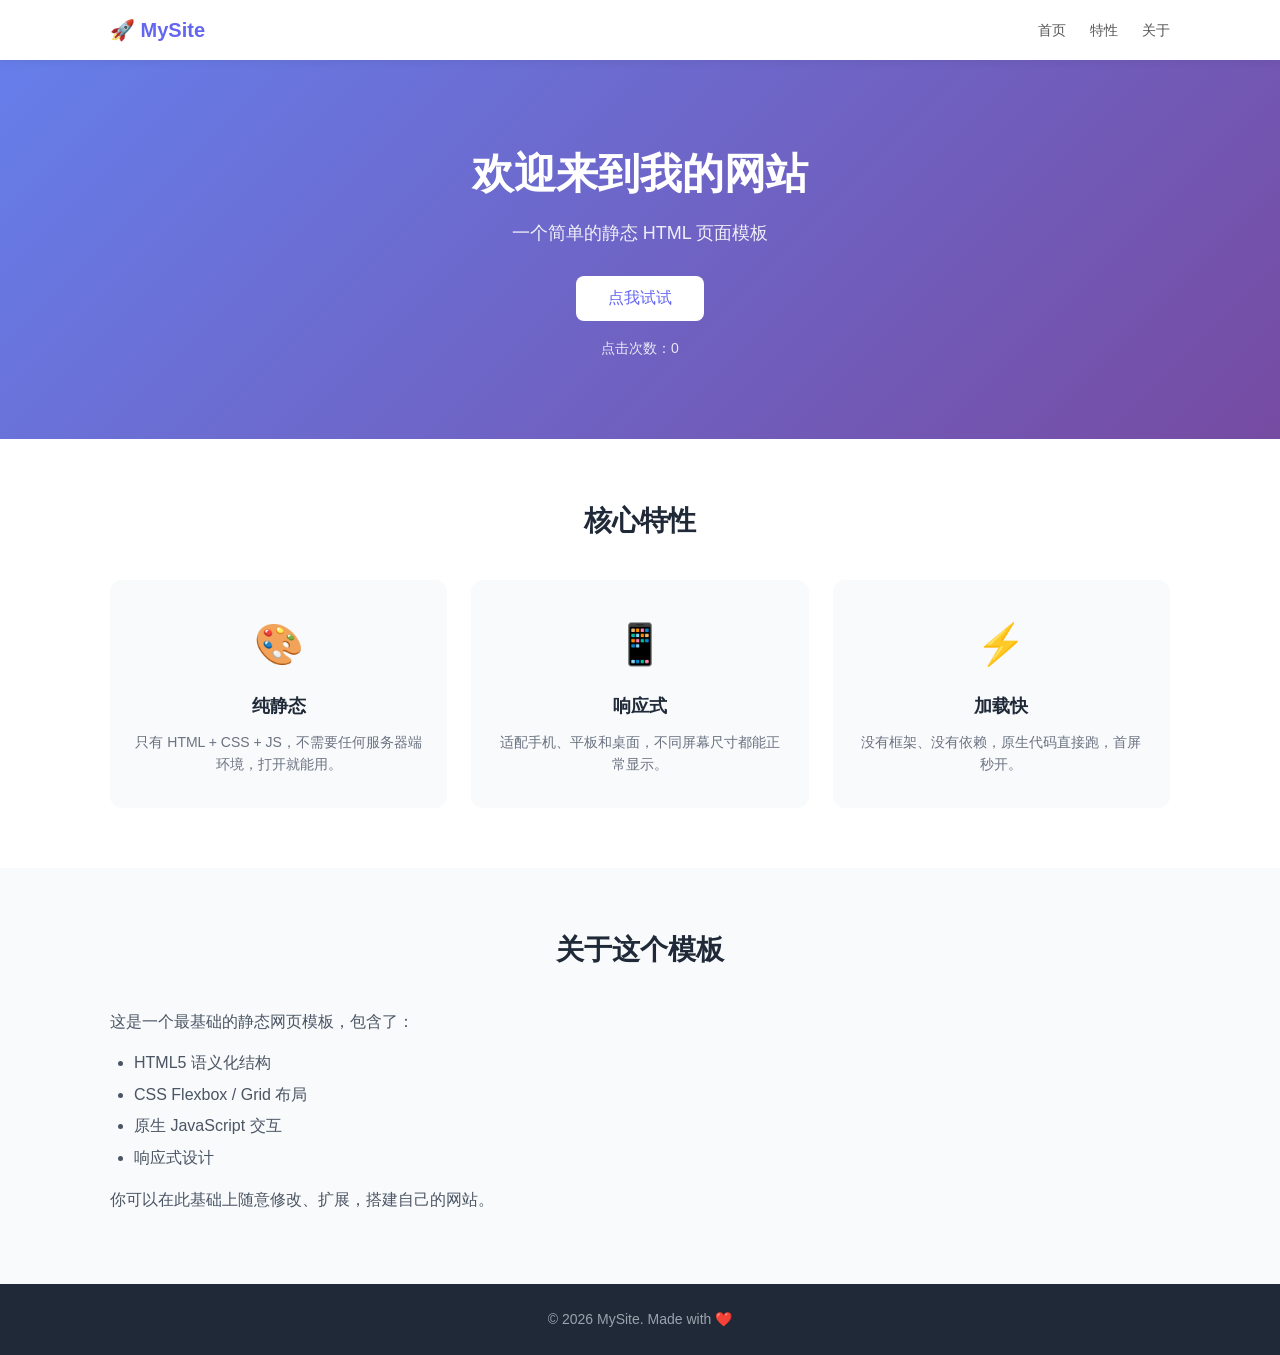
<file: jakarta-ee-template-plugin/src/main/resources/templates-static/index.html>
<!DOCTYPE html>
<!--
  index.html —— 静态网站首页
  直接用浏览器打开即可查看，也可以放到任何 Web 服务器上。
  下面包含了几个常见模块：导航栏、英雄区、特性卡片、页脚，
  样式在 css/style.css 里，交互在 js/script.js 里。
-->
<html lang="zh-CN">
<head>
    <!-- 编码声明一：HTML5 标准写法。必须放在 head 最靠前的位置，
         且要落在文件前 1024 字节内，否则浏览器可能来不及识别。 -->
    <meta charset="UTF-8">
    <!-- 编码声明二：兼容老浏览器与传统容器的写法，含义与上面完全相同。
         两条都写是为了保险，重复声明同样的编码没有任何副作用。 -->
    <meta http-equiv="Content-Type" content="text/html; charset=UTF-8">
    <meta name="viewport" content="width=device-width, initial-scale=1.0">
    <title>我的静态网站</title>
    <link rel="stylesheet" href="css/style.css">
</head>
<body>

    <!-- ===== 导航栏 ===== -->
    <nav class="navbar">
        <div class="container">
            <div class="logo">🚀 MySite</div>
            <ul class="nav-links">
                <li><a href="#home">首页</a></li>
                <li><a href="#features">特性</a></li>
                <li><a href="#about">关于</a></li>
            </ul>
        </div>
    </nav>

    <!-- ===== 英雄区 ===== -->
    <section id="home" class="hero">
        <div class="container">
            <h1>欢迎来到我的网站</h1>
            <p class="subtitle">一个简单的静态 HTML 页面模板</p>
            <button id="clickBtn" class="btn">点我试试</button>
            <p id="clickCount" class="count-text">点击次数：0</p>
        </div>
    </section>

    <!-- ===== 特性卡片 ===== -->
    <section id="features" class="features">
        <div class="container">
            <h2>核心特性</h2>
            <div class="card-grid">
                <div class="card">
                    <div class="card-icon">🎨</div>
                    <h3>纯静态</h3>
                    <p>只有 HTML + CSS + JS，不需要任何服务器端环境，打开就能用。</p>
                </div>
                <div class="card">
                    <div class="card-icon">📱</div>
                    <h3>响应式</h3>
                    <p>适配手机、平板和桌面，不同屏幕尺寸都能正常显示。</p>
                </div>
                <div class="card">
                    <div class="card-icon">⚡</div>
                    <h3>加载快</h3>
                    <p>没有框架、没有依赖，原生代码直接跑，首屏秒开。</p>
                </div>
            </div>
        </div>
    </section>

    <!-- ===== 关于 ===== -->
    <section id="about" class="about">
        <div class="container">
            <h2>关于这个模板</h2>
            <p>这是一个最基础的静态网页模板，包含了：</p>
            <ul>
                <li>HTML5 语义化结构</li>
                <li>CSS Flexbox / Grid 布局</li>
                <li>原生 JavaScript 交互</li>
                <li>响应式设计</li>
            </ul>
            <p>你可以在此基础上随意修改、扩展，搭建自己的网站。</p>
        </div>
    </section>

    <!-- ===== 页脚 ===== -->
    <footer class="footer">
        <div class="container">
            <p>&copy; 2026 MySite. Made with ❤️</p>
        </div>
    </footer>

    <script src="js/script.js"></script>
</body>
</html>
</file>
<file: jakarta-ee-template-plugin/src/main/resources/templates-static/css/style.css>
/* ============================================
   style.css —— 全局样式
   包含：重置、导航栏、英雄区、卡片网格、页脚、响应式
   ============================================ */

/* ---------- 基础重置 ---------- */
* {
    margin: 0;
    padding: 0;
    box-sizing: border-box;
}

body {
    font-family: -apple-system, BlinkMacSystemFont, "Segoe UI", "PingFang SC",
                 "Hiragino Sans GB", "Microsoft YaHei", sans-serif;
    line-height: 1.6;
    color: #333;
    background: #f8fafc;
}

.container {
    max-width: 1100px;
    margin: 0 auto;
    padding: 0 20px;
}

/* ---------- 导航栏 ---------- */
.navbar {
    background: #fff;
    box-shadow: 0 2px 8px rgba(0, 0, 0, 0.06);
    position: sticky;
    top: 0;
    z-index: 100;
}

.navbar .container {
    display: flex;
    justify-content: space-between;
    align-items: center;
    height: 60px;
}

.logo {
    font-size: 20px;
    font-weight: bold;
    color: #6366f1;
}

.nav-links {
    display: flex;
    list-style: none;
    gap: 24px;
}

.nav-links a {
    text-decoration: none;
    color: #555;
    font-size: 14px;
    transition: color 0.2s;
}

.nav-links a:hover {
    color: #6366f1;
}

/* ---------- 英雄区 ---------- */
.hero {
    background: linear-gradient(135deg, #667eea 0%, #764ba2 100%);
    color: #fff;
    text-align: center;
    padding: 80px 20px;
}

.hero h1 {
    font-size: 42px;
    margin-bottom: 12px;
}

.hero .subtitle {
    font-size: 18px;
    opacity: 0.9;
    margin-bottom: 28px;
}

.btn {
    background: #fff;
    color: #6366f1;
    border: none;
    padding: 12px 32px;
    font-size: 16px;
    border-radius: 8px;
    cursor: pointer;
    font-weight: 500;
    transition: transform 0.15s, box-shadow 0.2s;
}

.btn:hover {
    transform: translateY(-2px);
    box-shadow: 0 4px 16px rgba(0, 0, 0, 0.15);
}

.btn:active {
    transform: translateY(0);
}

.count-text {
    margin-top: 16px;
    font-size: 14px;
    opacity: 0.85;
}

/* ---------- 通用 section ---------- */
section {
    padding: 60px 0;
}

section h2 {
    text-align: center;
    font-size: 28px;
    margin-bottom: 36px;
    color: #1f2937;
}

/* ---------- 特性卡片 ---------- */
.features {
    background: #fff;
}

.card-grid {
    display: grid;
    grid-template-columns: repeat(auto-fit, minmax(260px, 1fr));
    gap: 24px;
}

.card {
    background: #f8fafc;
    border-radius: 12px;
    padding: 32px 24px;
    text-align: center;
    transition: transform 0.2s, box-shadow 0.2s;
}

.card:hover {
    transform: translateY(-4px);
    box-shadow: 0 8px 24px rgba(0, 0, 0, 0.08);
}

.card-icon {
    font-size: 40px;
    margin-bottom: 16px;
}

.card h3 {
    font-size: 18px;
    margin-bottom: 10px;
    color: #1f2937;
}

.card p {
    font-size: 14px;
    color: #6b7280;
}

/* ---------- 关于 ---------- */
.about {
    background: #f8fafc;
}

.about p {
    margin-bottom: 12px;
    color: #4b5563;
}

.about ul {
    margin: 16px 0 16px 24px;
    color: #4b5563;
}

.about li {
    margin-bottom: 6px;
}

/* ---------- 页脚 ---------- */
.footer {
    background: #1f2937;
    color: #9ca3af;
    text-align: center;
    padding: 24px 0;
    font-size: 14px;
}

/* ---------- 响应式 ---------- */
@media (max-width: 640px) {
    .hero h1 {
        font-size: 30px;
    }

    .hero .subtitle {
        font-size: 16px;
    }

    .nav-links {
        gap: 16px;
    }

    section {
        padding: 40px 0;
    }

    section h2 {
        font-size: 22px;
    }
}
</file>
